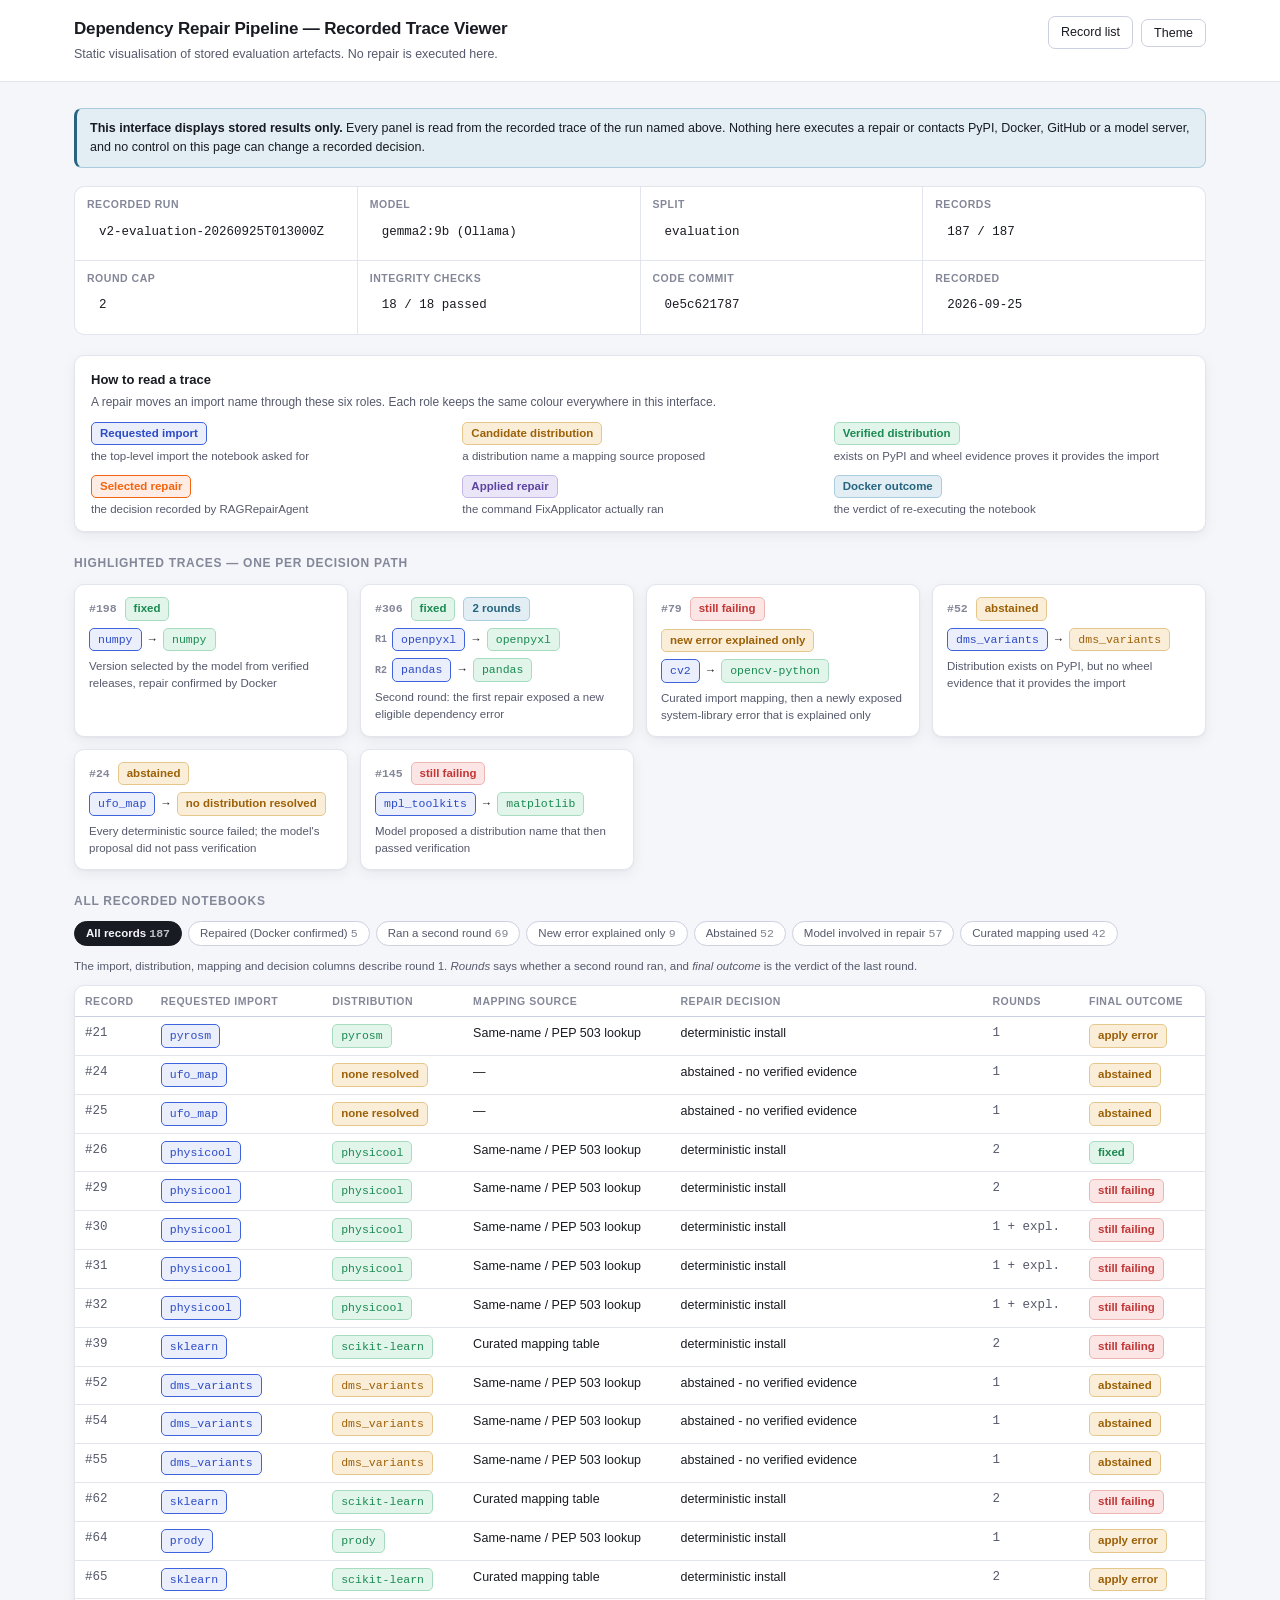
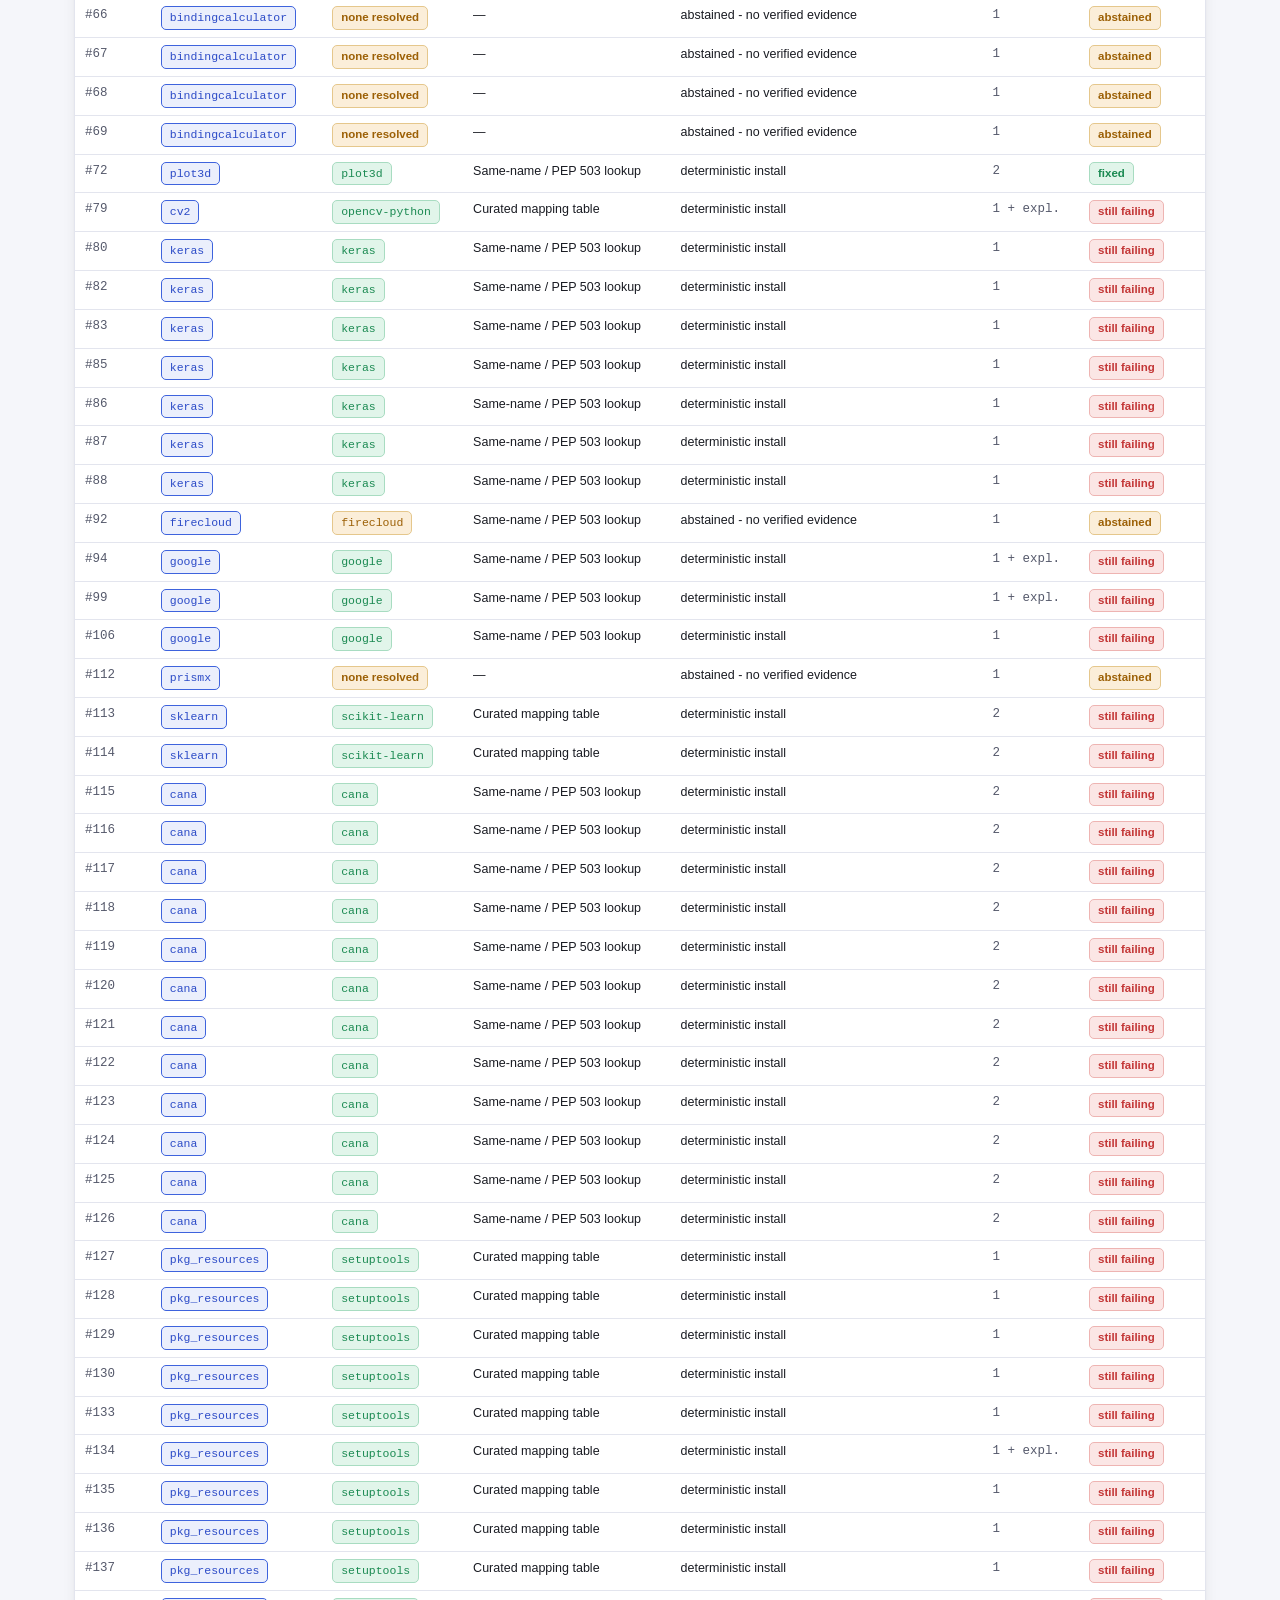
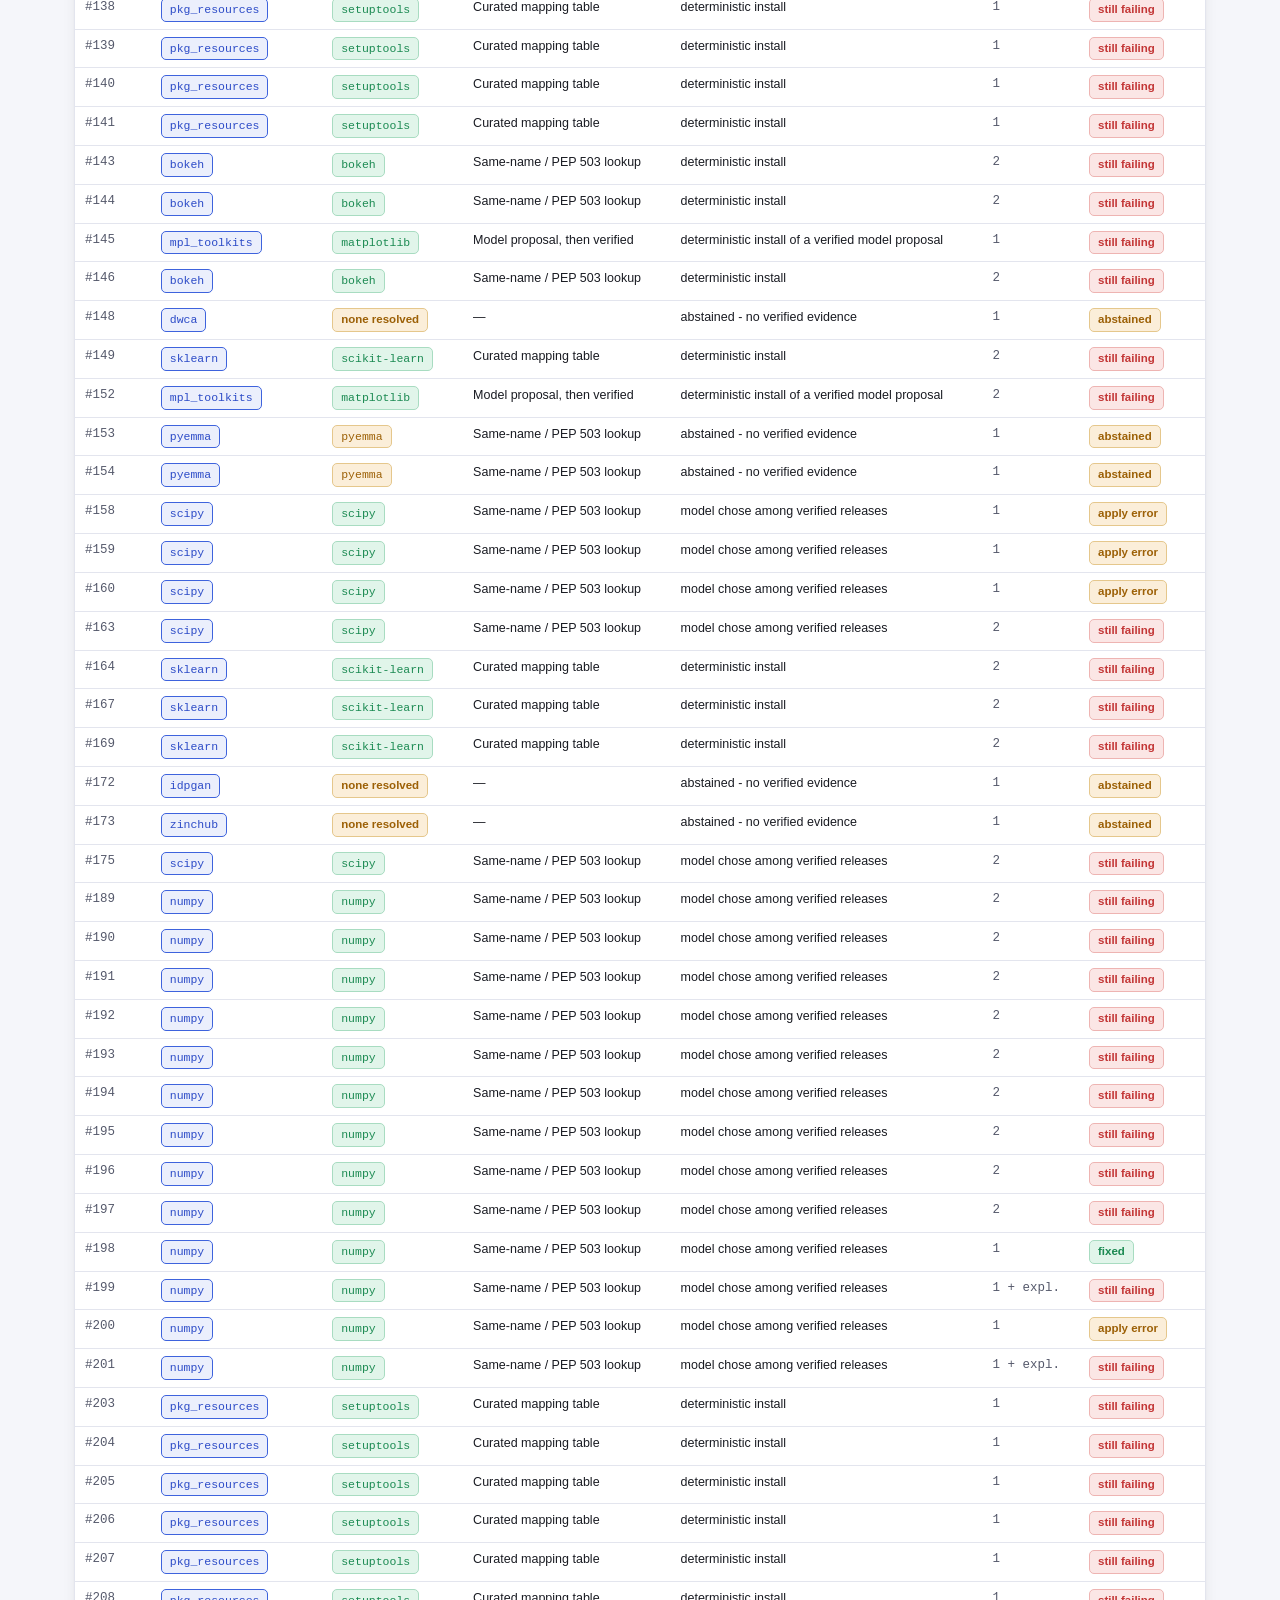
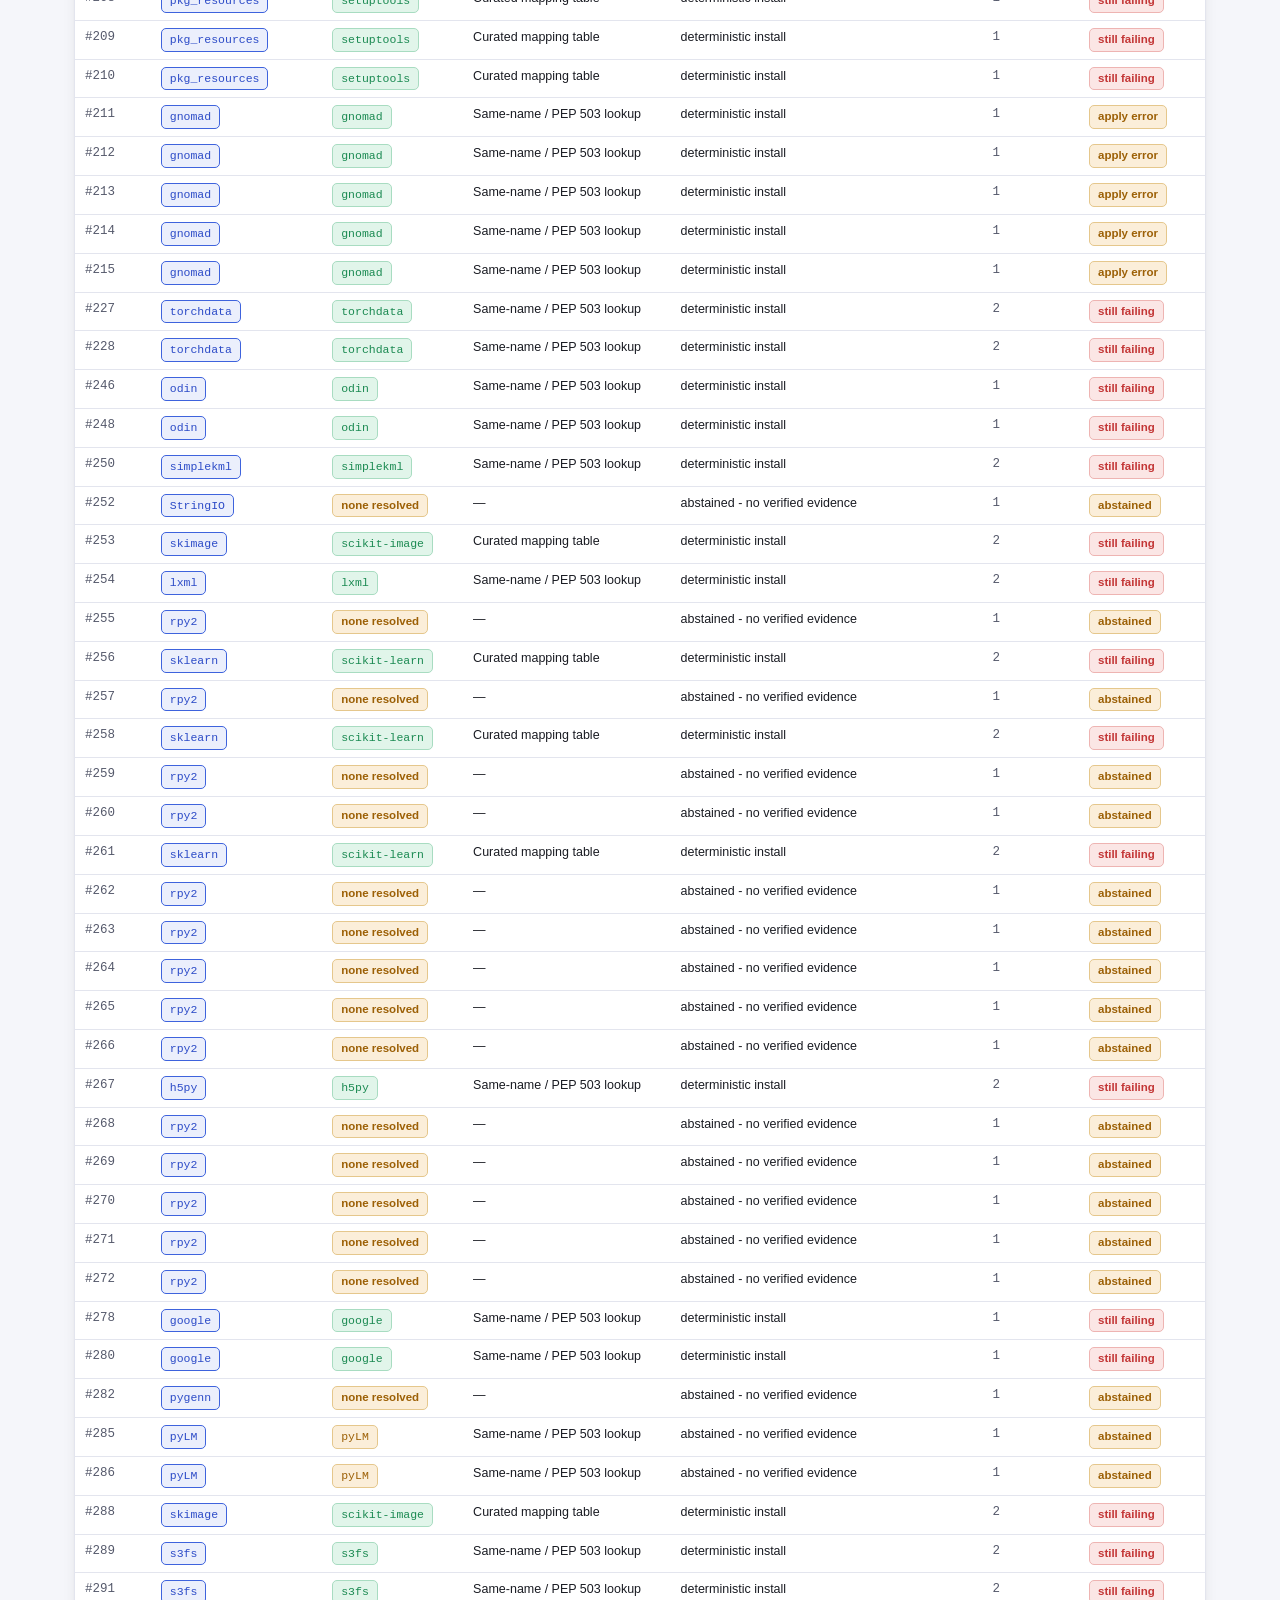
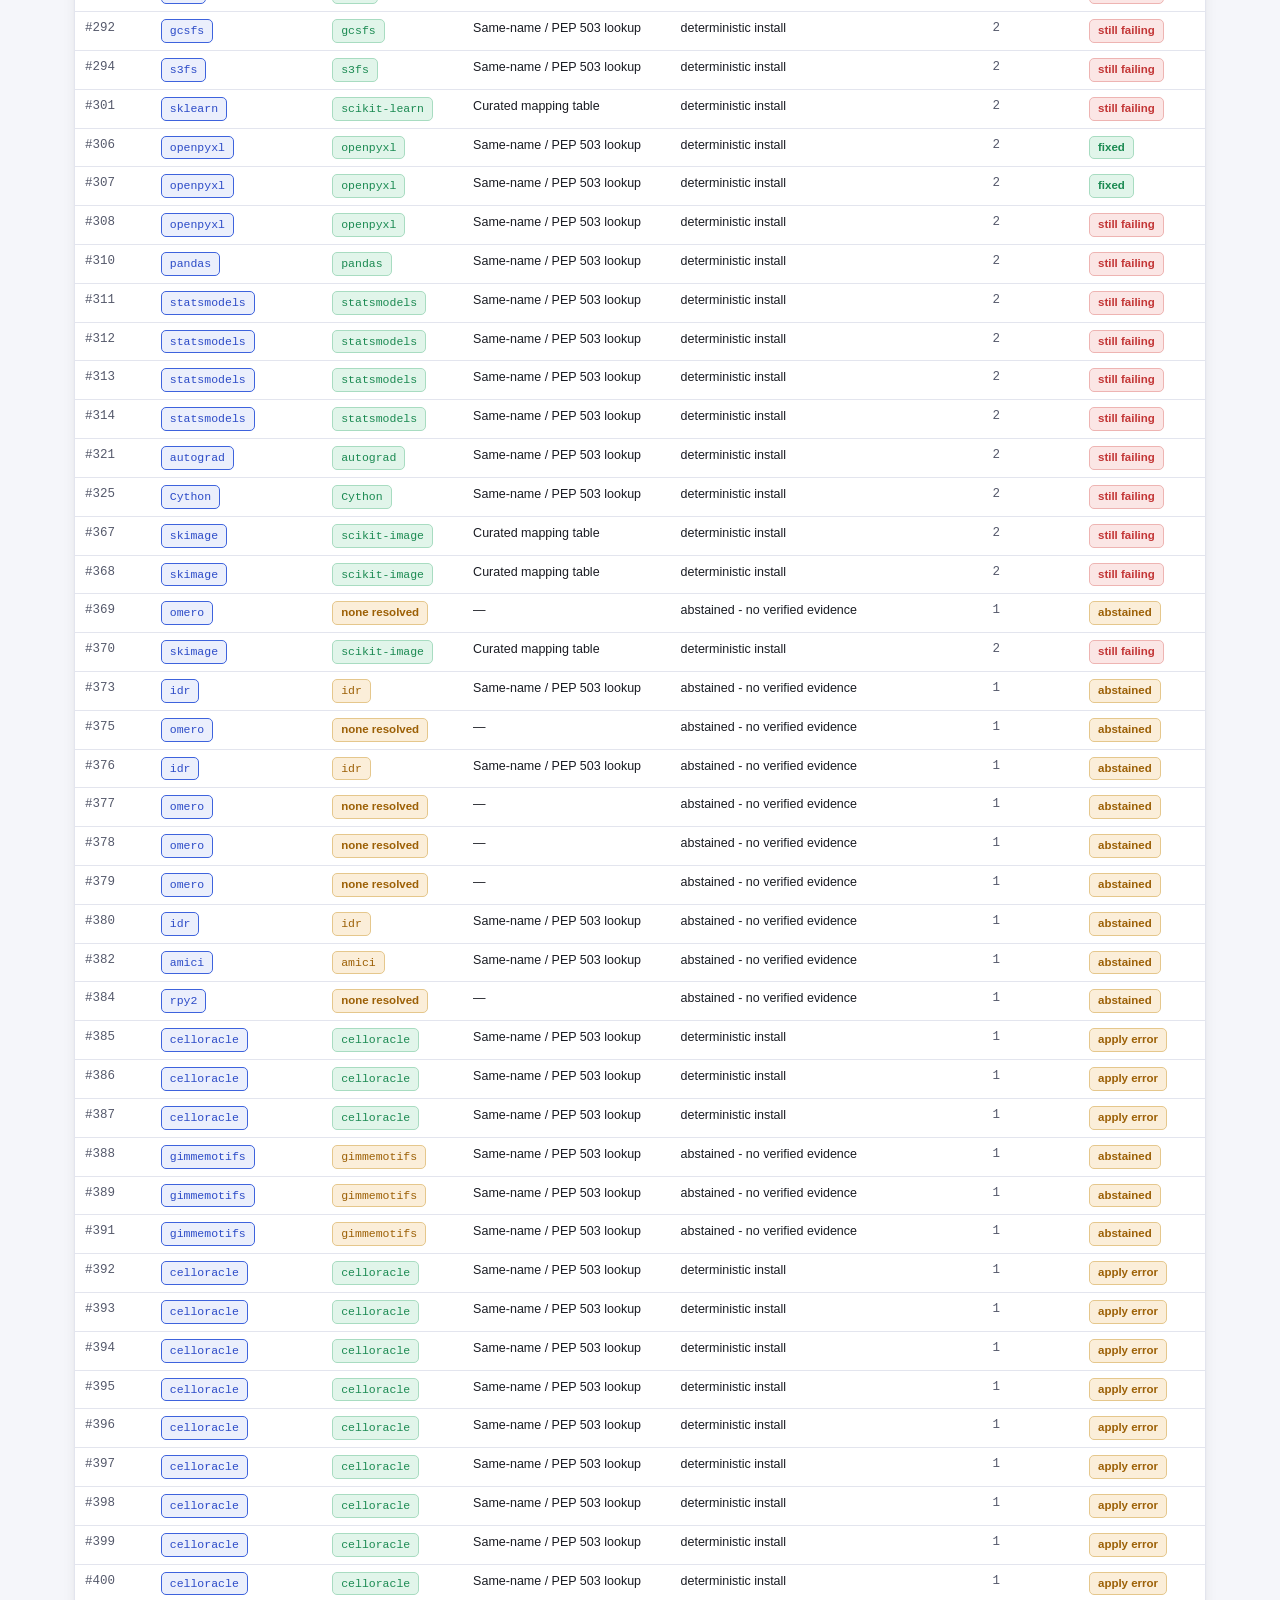
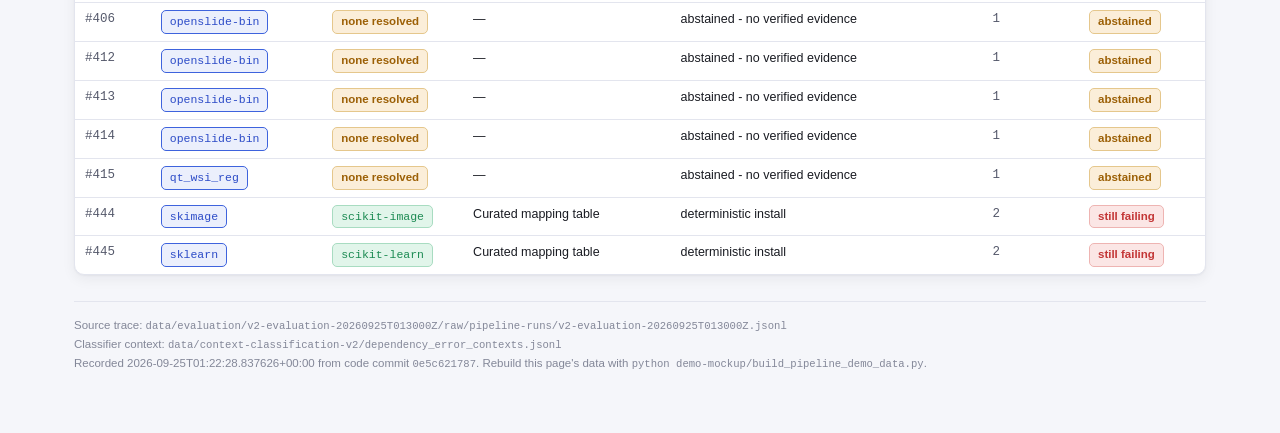
<file: demo-mockup/index.html>
<!doctype html>
<html lang="en">
<head>
  <meta charset="utf-8" />
  <meta name="viewport" content="width=device-width, initial-scale=1" />
  <title>Dependency Repair Pipeline &mdash; Recorded Trace Viewer</title>
  <script>
    /* Apply the stored theme before first paint. ?theme=light|dark forces one,
       which keeps figure capture deterministic. */
    (function () {
      try {
        var forced = new URLSearchParams(window.location.search).get("theme");
        var stored = localStorage.getItem("pipeline-demo-theme");
        var theme = (forced === "light" || forced === "dark") ? forced
          : stored || ((window.matchMedia && window.matchMedia("(prefers-color-scheme: dark)").matches) ? "dark" : "light");
        document.documentElement.setAttribute("data-theme", theme);
      } catch (e) {}
    })();
  </script>
  <link rel="stylesheet" href="css/pipeline.css" />
</head>
<body>
  <header class="topbar">
    <div class="topbar-inner">
      <div>
        <h1>Dependency Repair Pipeline &mdash; Recorded Trace Viewer</h1>
        <div class="sub">Static visualisation of stored evaluation artefacts. No repair is executed here.</div>
      </div>
      <div class="topbar-actions">
        <a class="btn" href="#/records">Record list</a>
        <button class="btn" id="theme-toggle" type="button">Theme</button>
      </div>
    </div>
  </header>

  <main class="wrap" id="view"></main>

  <!-- Generated by demo-mockup/build_pipeline_demo_data.py from the stored run.
       See demo-mockup/README.md for provenance. -->
  <script src="data/pipeline_demo.js"></script>
  <script src="js/pipeline-demo.js"></script>
</body>
</html>
</file>
<file: demo-mockup/css/pipeline.css>
/* ---------------------------------------------------------------------
   Pipeline Trace demo - self-contained stylesheet.
   Shares the palette of css/style.css but defines its own tokens so the
   two interfaces cannot affect each other.
--------------------------------------------------------------------- */

:root {
  --bg: #f5f6fa;
  --surface: #ffffff;
  --surface-2: #eef0f6;
  --surface-3: #e6e9f2;
  --border: #e3e5ee;
  --border-strong: #ccd0e0;
  --text: #191b22;
  --text-muted: #55596b;
  --text-faint: #838798;

  --accent: #3e63dd;
  --accent-strong: #2c4bc7;
  --accent-soft: rgba(62, 99, 221, 0.1);
  --orange: #f4630f;
  --orange-soft: rgba(255, 122, 69, 0.14);

  --good: #1b8a52;
  --good-soft: #e1f5ea;
  --good-border: #a8dcc1;
  --bad: #c33636;
  --bad-soft: #fbe6e5;
  --bad-border: #eeb4b2;
  --warn: #9c6006;
  --warn-soft: #fbeed9;
  --warn-border: #e5c78c;
  --info: #26647f;
  --info-soft: #e2eef4;
  --info-border: #a9cddd;
  --violet: #5c43a0;
  --violet-soft: #ebe6f7;
  --violet-border: #c5b8e8;

  --mono: "SFMono-Regular", Consolas, "Liberation Mono", Menlo, monospace;
  --sans: -apple-system, BlinkMacSystemFont, "Segoe UI", Roboto, Helvetica, Arial, sans-serif;
  --radius: 10px;
  --shadow: 0 1px 2px rgba(20, 22, 30, 0.04), 0 4px 14px rgba(20, 22, 30, 0.06);

  color-scheme: light;
}

:root[data-theme="dark"] {
  --bg: #0d0e13;
  --surface: #16171f;
  --surface-2: #1e2029;
  --surface-3: #262935;
  --border: #2a2c38;
  --border-strong: #3b3e4d;
  --text: #eef0f5;
  --text-muted: #a8abba;
  --text-faint: #7e8296;

  --accent: #6b8bff;
  --accent-strong: #8fa8ff;
  --accent-soft: rgba(107, 139, 255, 0.16);
  --orange: #ff8a52;
  --orange-soft: rgba(255, 138, 82, 0.16);

  --good: #3ecf8e;
  --good-soft: rgba(62, 207, 142, 0.14);
  --good-border: rgba(62, 207, 142, 0.4);
  --bad: #ff6b6b;
  --bad-soft: rgba(255, 107, 107, 0.14);
  --bad-border: rgba(255, 107, 107, 0.4);
  --warn: #f0b046;
  --warn-soft: rgba(240, 176, 70, 0.14);
  --warn-border: rgba(240, 176, 70, 0.4);
  --info: #6cb6d9;
  --info-soft: rgba(108, 182, 217, 0.16);
  --info-border: rgba(108, 182, 217, 0.4);
  --violet: #b295ee;
  --violet-soft: rgba(178, 149, 238, 0.16);
  --violet-border: rgba(178, 149, 238, 0.4);

  --shadow: 0 1px 2px rgba(0, 0, 0, 0.35), 0 8px 22px rgba(0, 0, 0, 0.4);
  color-scheme: dark;
}

* { box-sizing: border-box; }

html, body {
  margin: 0;
  padding: 0;
  background: var(--bg);
  color: var(--text);
  font-family: var(--sans);
  font-size: 14px;
  line-height: 1.55;
  -webkit-font-smoothing: antialiased;
}

a { color: var(--accent); text-decoration: none; }
a:hover { text-decoration: underline; }

code, .mono { font-family: var(--mono); font-size: 0.92em; }

.wrap {
  max-width: 1180px;
  margin: 0 auto;
  padding: 26px 24px 60px;
}

/* ------------------------------ header ------------------------------ */

.topbar {
  border-bottom: 1px solid var(--border);
  background: var(--surface);
}

.topbar-inner {
  max-width: 1180px;
  margin: 0 auto;
  padding: 16px 24px;
  display: flex;
  align-items: flex-start;
  justify-content: space-between;
  gap: 20px;
  flex-wrap: wrap;
}

.topbar h1 {
  margin: 0;
  font-size: 17px;
  font-weight: 650;
  letter-spacing: -0.01em;
}

.topbar .sub {
  margin-top: 3px;
  font-size: 12.5px;
  color: var(--text-muted);
}

.topbar-actions { display: flex; gap: 8px; align-items: center; }

.btn {
  display: inline-block;
  padding: 6px 12px;
  border: 1px solid var(--border-strong);
  border-radius: 7px;
  background: var(--surface);
  color: var(--text);
  font-size: 12.5px;
  font-weight: 500;
  cursor: pointer;
  font-family: inherit;
}
.btn:hover { background: var(--surface-2); text-decoration: none; }
.btn-primary { background: var(--accent); border-color: var(--accent); color: #fff; }
.btn-primary:hover { background: var(--accent-strong); }
.btn:disabled { opacity: 0.45; cursor: default; }

/* static-demo notice */
.notice {
  display: flex;
  gap: 10px;
  align-items: flex-start;
  padding: 10px 13px;
  border: 1px solid var(--info-border);
  border-left: 3px solid var(--info);
  background: var(--info-soft);
  border-radius: 8px;
  font-size: 12.5px;
  color: var(--text);
  margin-bottom: 18px;
}
.notice b { font-weight: 620; }

/* ---------------------------- provenance ---------------------------- */

.prov {
  display: grid;
  /* exactly four per row, so the eight cells fill two rows with no gap */
  grid-template-columns: repeat(4, 1fr);
  gap: 1px;
  background: var(--border);
  border: 1px solid var(--border);
  border-radius: var(--radius);
  overflow: hidden;
  margin-bottom: 20px;
}
.prov div {
  background: var(--surface);
  padding: 9px 12px;
}
.prov label {
  display: block;
  font-size: 10.5px;
  text-transform: uppercase;
  letter-spacing: 0.05em;
  color: var(--text-faint);
  font-weight: 600;
}
.prov .v {
  font-size: 12.5px;
  font-family: var(--mono);
  word-break: break-word;
  margin-top: 1px;
}

/* ------------------------------ legend ------------------------------ */

.legend {
  border: 1px solid var(--border);
  background: var(--surface);
  border-radius: var(--radius);
  padding: 14px 16px;
  margin-bottom: 20px;
  box-shadow: var(--shadow);
}
.legend h2 { margin: 0 0 3px; font-size: 13px; font-weight: 640; }
.legend p { margin: 0 0 11px; font-size: 12px; color: var(--text-muted); }
.legend-items {
  display: grid;
  /* three per row, so the six roles form two even rows */
  grid-template-columns: repeat(3, 1fr);
  gap: 10px 16px;
}
@media (max-width: 700px) {
  .legend-items { grid-template-columns: repeat(2, 1fr); }
  .prov { grid-template-columns: repeat(2, 1fr); }
}
.legend-item { font-size: 11.5px; color: var(--text-muted); line-height: 1.45; }
.legend-item .chip { margin-bottom: 3px; }

/* ------------------------------- chips ------------------------------ */

.chip {
  display: inline-block;
  padding: 2px 8px;
  border-radius: 5px;
  font-size: 11.5px;
  font-weight: 560;
  border: 1px solid transparent;
  max-width: 100%;
  /* Chips wrap rather than clip: a truncated status label would misreport the
     trace. break-word (not anywhere) keeps a short word like "resolved" from
     being split, because it still contributes its width to table sizing. */
  white-space: normal;
  overflow-wrap: break-word;
  vertical-align: baseline;
}
.chip-mono { font-family: var(--mono); font-weight: 500; }

/* the six pipeline roles - each visually distinct */
.role-import    { background: var(--accent-soft); border-color: var(--accent); color: var(--accent-strong); }
.role-candidate { background: var(--warn-soft);   border-color: var(--warn-border); color: var(--warn); }
.role-verified  { background: var(--good-soft);   border-color: var(--good-border); color: var(--good); }
.role-selected  { background: var(--orange-soft); border-color: var(--orange); color: var(--orange); }
.role-applied   { background: var(--violet-soft); border-color: var(--violet-border); color: var(--violet); }
.role-docker    { background: var(--info-soft);   border-color: var(--info-border); color: var(--info); }

.chip-good    { background: var(--good-soft); border-color: var(--good-border); color: var(--good); }
.chip-bad     { background: var(--bad-soft);  border-color: var(--bad-border);  color: var(--bad); }
.chip-warn    { background: var(--warn-soft); border-color: var(--warn-border); color: var(--warn); }
.chip-info    { background: var(--info-soft); border-color: var(--info-border); color: var(--info); }
.chip-neutral { background: var(--surface-2); border-color: var(--border-strong); color: var(--text-muted); }
.chip-model   { background: var(--violet-soft); border-color: var(--violet-border); color: var(--violet); }

/* ------------------------------ tables ------------------------------ */

.table-scroll { overflow-x: auto; }

table.grid {
  width: 100%;
  border-collapse: collapse;
  font-size: 12.5px;
}
table.grid th {
  text-align: left;
  font-size: 10.5px;
  text-transform: uppercase;
  letter-spacing: 0.05em;
  color: var(--text-faint);
  font-weight: 620;
  padding: 7px 10px;
  border-bottom: 1px solid var(--border-strong);
  white-space: nowrap;
}
/* headers that may wrap, so a table can shrink into a narrow column */
table.grid th.wrap-h { white-space: normal; }
table.grid td {
  padding: 7px 10px;
  border-bottom: 1px solid var(--border);
  vertical-align: top;
}
table.grid tbody tr:last-child td { border-bottom: none; }
table.grid tbody tr.clickable { cursor: pointer; }
table.grid tbody tr.clickable:hover { background: var(--surface-2); }
table.grid td.num { font-family: var(--mono); color: var(--text-muted); white-space: nowrap; }

/* the inspected wheel filename, shown under its release */
.sub-mono {
  font-family: var(--mono);
  font-size: 10.5px;
  color: var(--text-faint);
  margin-top: 2px;
  overflow-wrap: anywhere;
  line-height: 1.35;
}

/* ------------------------------- cards ------------------------------ */

.card {
  border: 1px solid var(--border);
  background: var(--surface);
  border-radius: var(--radius);
  box-shadow: var(--shadow);
  margin-bottom: 16px;
  overflow: hidden;
}
.card-head {
  display: flex;
  align-items: baseline;
  gap: 10px;
  padding: 11px 16px;
  border-bottom: 1px solid var(--border);
  background: var(--surface-2);
  flex-wrap: wrap;
}
.card-step {
  font-family: var(--mono);
  font-size: 11px;
  font-weight: 700;
  color: #fff;
  background: var(--text-muted);
  border-radius: 4px;
  padding: 1px 6px;
  flex: none;
}
.card-head h3 { margin: 0; font-size: 13.5px; font-weight: 640; }
.card-head .who {
  font-size: 11.5px;
  color: var(--text-faint);
  font-family: var(--mono);
}
.card-head .spacer { flex: 1 1 auto; }
.card-body { padding: 14px 16px; }
.card-body > *:first-child { margin-top: 0; }
.card-body > *:last-child { margin-bottom: 0; }

.section-title {
  margin: 22px 0 11px;
  font-size: 12px;
  font-weight: 650;
  text-transform: uppercase;
  letter-spacing: 0.06em;
  color: var(--text-faint);
}

/* key/value pairs */
.kvs {
  display: grid;
  grid-template-columns: repeat(auto-fit, minmax(190px, 1fr));
  gap: 11px 18px;
}
.kv label {
  display: block;
  font-size: 10.5px;
  text-transform: uppercase;
  letter-spacing: 0.045em;
  color: var(--text-faint);
  font-weight: 620;
  margin-bottom: 2px;
}
.kv .v { font-size: 12.5px; overflow-wrap: anywhere; }
.kv .v.mono { font-family: var(--mono); }

/* preformatted message blocks - must never overflow the card */
.msg {
  font-family: var(--mono);
  font-size: 12px;
  background: var(--surface-2);
  border: 1px solid var(--border);
  border-left: 3px solid var(--border-strong);
  border-radius: 6px;
  padding: 8px 11px;
  overflow-wrap: anywhere;
  white-space: pre-wrap;
  margin: 0;
}
.msg-bad { border-left-color: var(--bad); }
.msg-good { border-left-color: var(--good); }
.msg-cmd { border-left-color: var(--violet); }

.note {
  font-size: 11.5px;
  color: var(--text-muted);
  margin: 9px 0 0;
  padding-left: 9px;
  border-left: 2px solid var(--border-strong);
  line-height: 1.5;
}

ul.tight { margin: 0; padding-left: 18px; }
ul.tight li { margin-bottom: 3px; font-size: 12.5px; overflow-wrap: anywhere; }
ul.tight li:last-child { margin-bottom: 0; }

/* the arrow chain: import -> distribution -> verified -> selected */
.chain {
  display: flex;
  align-items: center;
  gap: 8px;
  flex-wrap: wrap;
  padding: 10px 12px;
  background: var(--surface-2);
  border: 1px solid var(--border);
  border-radius: 8px;
  margin-bottom: 13px;
}
.chain .arrow { color: var(--text-faint); font-size: 13px; flex: none; }
.chain-step { display: flex; flex-direction: column; gap: 2px; min-width: 0; }
.chain-step label {
  font-size: 9.5px;
  text-transform: uppercase;
  letter-spacing: 0.05em;
  color: var(--text-faint);
  font-weight: 650;
}

/* -------------------------- stage rail ------------------------------ */

.rail {
  display: flex;
  gap: 0;
  flex-wrap: wrap;
  border: 1px solid var(--border);
  background: var(--surface);
  border-radius: var(--radius);
  padding: 4px;
  margin-bottom: 18px;
  box-shadow: var(--shadow);
}
.rail-item {
  display: flex;
  align-items: center;
  gap: 6px;
  padding: 6px 10px;
  border-radius: 6px;
  font-size: 11.5px;
  color: var(--text-muted);
  white-space: nowrap;
}
.rail-item .dot {
  width: 7px; height: 7px; border-radius: 50%;
  background: var(--border-strong);
  flex: none;
}
.rail-item.done .dot { background: var(--good); }
.rail-item.stop .dot { background: var(--warn); }
.rail-item.skip { color: var(--text-faint); }
.rail-item.phase-on { background: var(--accent-soft); color: var(--accent-strong); font-weight: 600; }
.rail-sep { color: var(--text-faint); align-self: center; padding: 0 1px; font-size: 10px; }

/* ------------------------------- tabs ------------------------------- */

.tabs {
  display: flex;
  gap: 6px;
  flex-wrap: wrap;
  margin-bottom: 16px;
}
.tab {
  padding: 7px 14px;
  border: 1px solid var(--border-strong);
  border-radius: 7px;
  background: var(--surface);
  font-size: 12.5px;
  font-weight: 540;
  color: var(--text-muted);
  cursor: pointer;
  font-family: inherit;
}
.tab:hover { background: var(--surface-2); }
.tab.active {
  background: var(--accent);
  border-color: var(--accent);
  color: #fff;
}
.tab .count { opacity: 0.7; font-family: var(--mono); font-size: 11px; }

/* round banner: why this round ran */
.banner {
  display: flex;
  gap: 11px;
  align-items: flex-start;
  border: 1px solid var(--violet-border);
  border-left: 3px solid var(--violet);
  background: var(--violet-soft);
  border-radius: 8px;
  padding: 11px 14px;
  margin-bottom: 16px;
}
.banner .body { min-width: 0; }
.banner h4 { margin: 0 0 3px; font-size: 12.5px; font-weight: 640; }
.banner p { margin: 0; font-size: 12px; color: var(--text-muted); overflow-wrap: anywhere; }

.banner-stop { border-color: var(--warn-border); border-left-color: var(--warn); background: var(--warn-soft); }
.banner-calm { border-color: var(--border); border-left-color: var(--border-strong); background: var(--surface-2); }

/* verdict panel */
.verdict {
  display: flex;
  gap: 14px;
  align-items: center;
  flex-wrap: wrap;
  padding: 13px 16px;
  border-radius: 9px;
  border: 1px solid var(--border);
  background: var(--surface-2);
  margin-bottom: 13px;
}
.verdict.good { background: var(--good-soft); border-color: var(--good-border); }
.verdict.bad  { background: var(--bad-soft);  border-color: var(--bad-border); }
.verdict.warn { background: var(--warn-soft); border-color: var(--warn-border); }
.verdict .big {
  font-size: 15px;
  font-weight: 650;
}
.verdict .by { font-size: 11.5px; color: var(--text-muted); }

/* highlighted-trace cards on the dashboard */
.highlights {
  display: grid;
  grid-template-columns: repeat(auto-fit, minmax(268px, 1fr));
  gap: 12px;
  margin-bottom: 8px;
}
.hl {
  border: 1px solid var(--border);
  background: var(--surface);
  border-radius: var(--radius);
  padding: 12px 14px;
  box-shadow: var(--shadow);
  cursor: pointer;
  display: flex;
  flex-direction: column;
  gap: 7px;
}
.hl:hover { border-color: var(--accent); }
.hl-top { display: flex; align-items: center; gap: 8px; flex-wrap: wrap; }
.hl-id { font-family: var(--mono); font-size: 11.5px; color: var(--text-faint); font-weight: 600; }
.hl-flow { display: flex; align-items: center; gap: 5px; flex-wrap: wrap; font-size: 11.5px; }
.hl-round {
  font-family: var(--mono);
  font-size: 10px;
  font-weight: 700;
  color: var(--text-faint);
  flex: none;
}
.table-note {
  margin: 0 0 9px;
  font-size: 11.5px;
  color: var(--text-muted);
}
.hl-note { font-size: 11.5px; color: var(--text-muted); line-height: 1.45; }

/* filters */
.filters { display: flex; gap: 6px; flex-wrap: wrap; margin-bottom: 12px; align-items: center; }
.filter {
  padding: 5px 11px;
  border: 1px solid var(--border-strong);
  border-radius: 20px;
  background: var(--surface);
  font-size: 11.5px;
  color: var(--text-muted);
  cursor: pointer;
  font-family: inherit;
}
.filter:hover { background: var(--surface-2); }
.filter.active { background: var(--text); border-color: var(--text); color: var(--bg); font-weight: 560; }
.filter .n { font-family: var(--mono); opacity: 0.75; }

.empty {
  padding: 26px;
  text-align: center;
  color: var(--text-muted);
  font-size: 13px;
  border: 1px dashed var(--border-strong);
  border-radius: var(--radius);
}

.crumb {
  font-size: 12px;
  color: var(--text-muted);
  margin-bottom: 12px;
}
.crumb a { font-weight: 540; }

.rec-head { margin-bottom: 16px; }
.rec-head h2 {
  margin: 0 0 4px;
  font-size: 18px;
  font-weight: 650;
  letter-spacing: -0.01em;
  overflow-wrap: anywhere;
}
.rec-head .meta { font-size: 12px; color: var(--text-muted); overflow-wrap: anywhere; }
.rec-head .meta .mono { font-family: var(--mono); }

.foot {
  margin-top: 26px;
  padding-top: 14px;
  border-top: 1px solid var(--border);
  font-size: 11.5px;
  color: var(--text-faint);
  line-height: 1.6;
}

/* two-column split for compact pairs of panels */
.split {
  display: grid;
  grid-template-columns: 1fr 1fr;
  gap: 16px;
}
@media (max-width: 860px) {
  .split { grid-template-columns: 1fr; }
}

/* Two-column stage layout: keeps the analysis phase on one screen instead of a
   long scroll. Collapses to one column on narrow viewports. */
.cols {
  display: grid;
  grid-template-columns: 1fr 1fr;
  gap: 0 16px;
  align-items: start;
}
/* Without this a wide table inside one column would push the grid past the
   page instead of wrapping. */
.cols > div { min-width: 0; }
@media (max-width: 900px) {
  .cols { grid-template-columns: 1fr; }
}

/* Figure-capture mode (?shot=1): narrows the measure and enlarges the base
   font so the text stays legible when the PNG is placed at page width. The
   layout and content are unchanged. */
body.shot { font-size: 15.5px; }
body.shot .topbar-actions { display: none; }
body.shot .wrap { max-width: 1000px; padding: 18px 18px 22px; }
body.shot .topbar-inner { max-width: 1000px; padding: 13px 18px; }
body.shot .card { margin-bottom: 12px; }
body.shot .card-head { padding: 9px 13px; }
body.shot .card-body { padding: 11px 13px; }
body.shot .section-title { margin: 15px 0 8px; }
body.shot .notice { margin-bottom: 14px; }
body.shot .prov, body.shot .legend { margin-bottom: 15px; }
body.shot .note { margin-top: 7px; }
body.shot .cols { gap: 0 14px; }
body.shot .crumb { margin-bottom: 8px; }
body.shot .rec-head { margin-bottom: 11px; }
body.shot .rail, body.shot .tabs { margin-bottom: 11px; }
body.shot .foot { margin-top: 16px; padding-top: 10px; }

/* collapsible detail (retriever warnings) */
details.drop { margin-top: 10px; }
details.drop > summary {
  cursor: pointer;
  font-size: 11.5px;
  color: var(--text-muted);
  font-weight: 560;
}
details.drop > ul { margin-top: 7px; }
</file>
